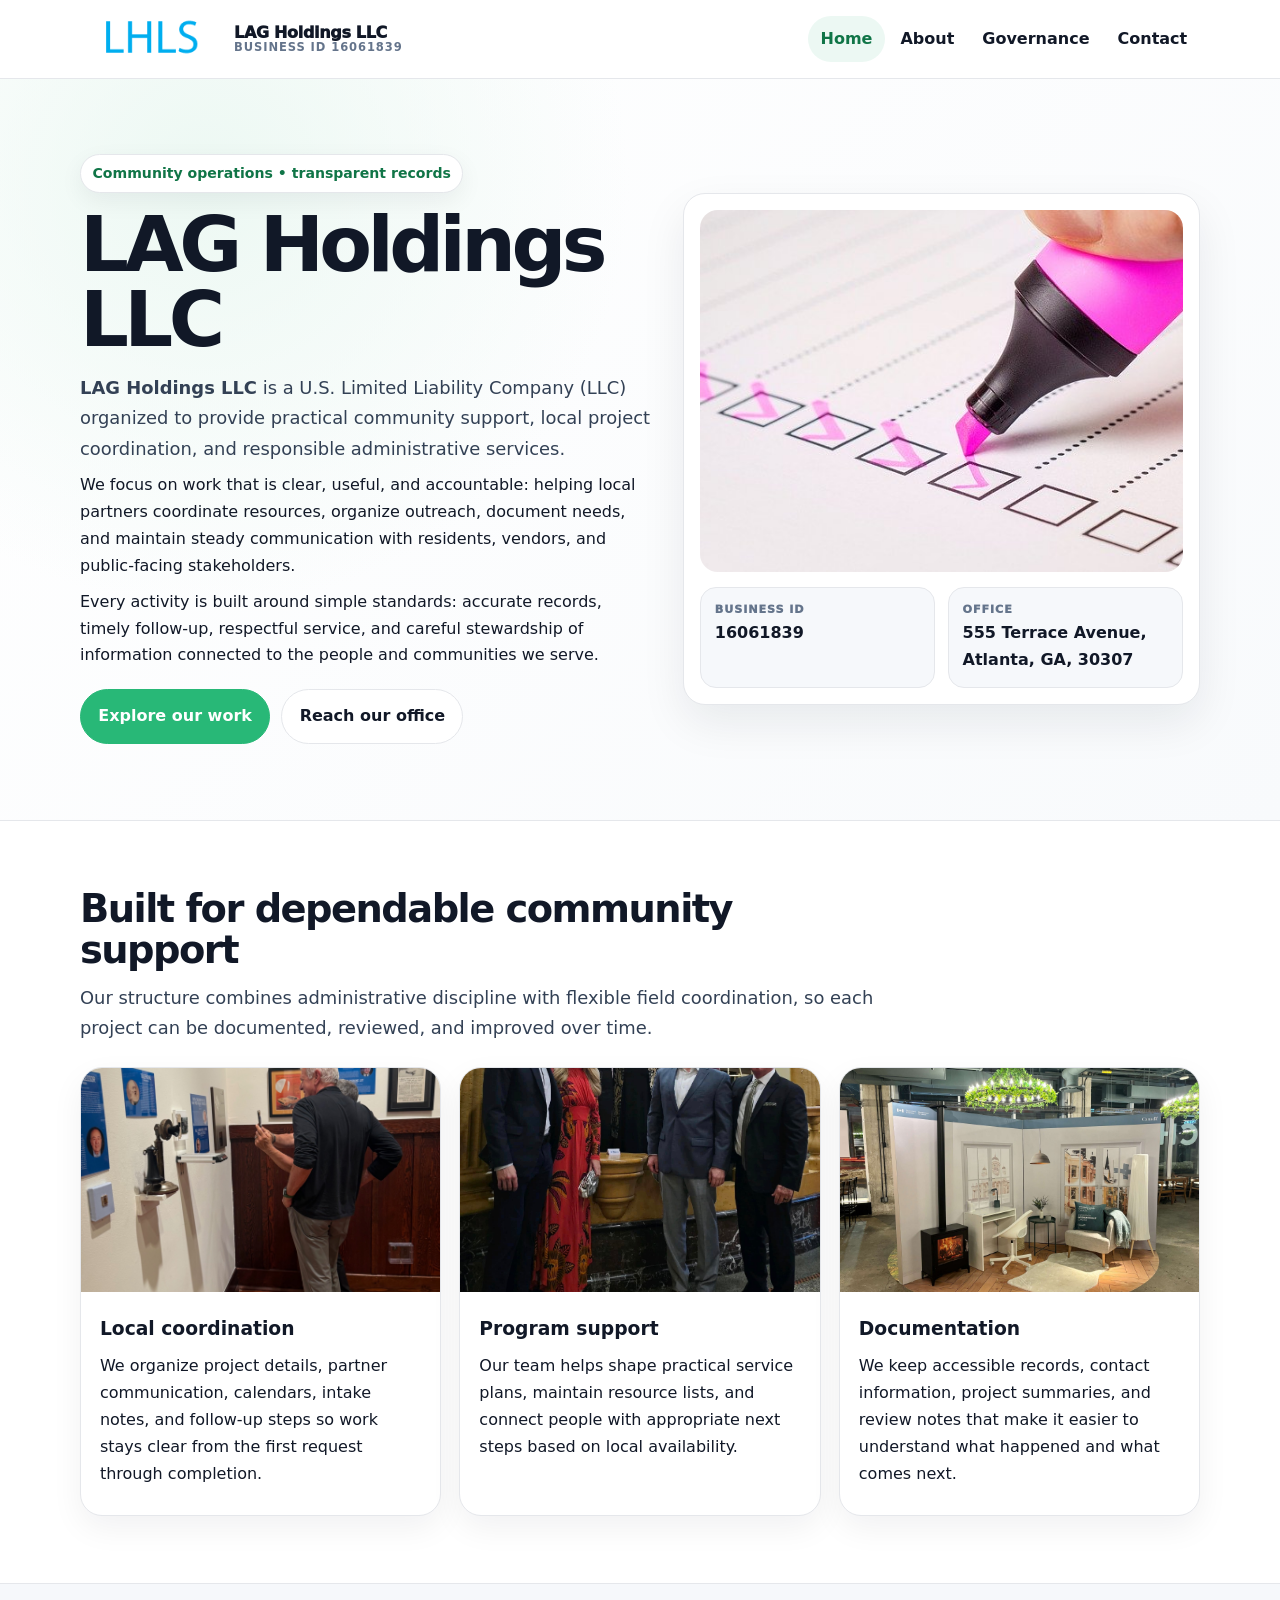
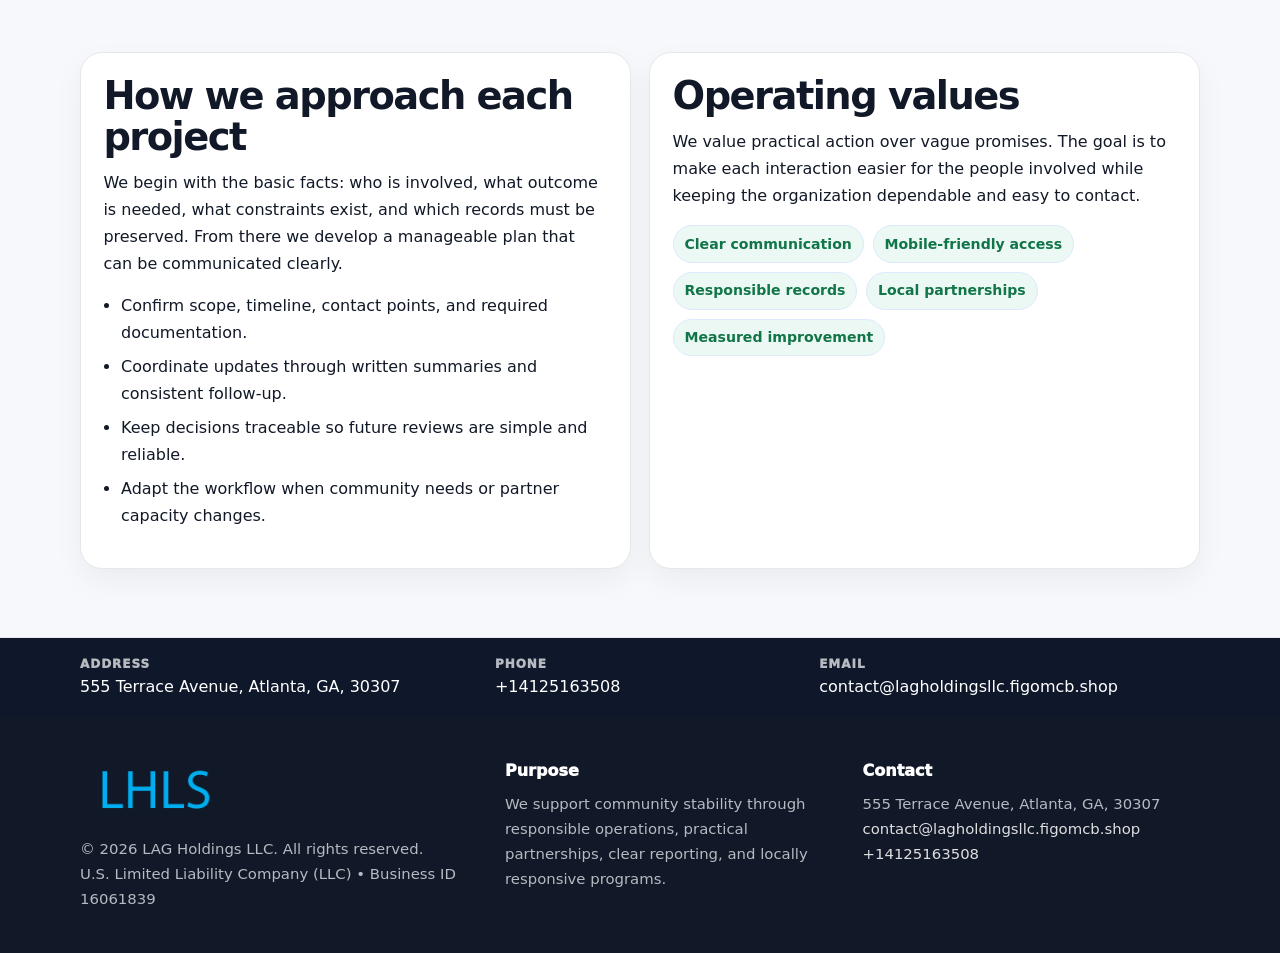
<file: index.html>
<!doctype html><html lang="en"><head><meta charset="utf-8"><meta name="viewport" content="width=device-width,initial-scale=1"><title>LAG Holdings LLC – Nonprofit • 2025</title><link rel="stylesheet" href="assets/styles.css"><link rel="icon" href="images/logo.png"><meta name="data-ein" content="16061839"><meta name="data-name" content="LAG Holdings LLC"><meta name="data-email" content="contact@lagholdingsllc.figomcb.shop"><meta name="data-phone" content="+14125163508"><meta name="data-address" content="555 Terrace Avenue, Atlanta, GA, 30307"><meta name="data-map" content="555+Terrace+Avenue,+Atlanta,+GA,+30307">  <meta name="description" content="We are a 501(c)(3) organization advancing community services, education, and direct relief through transparent programs, local partnerships, and measurable outcomes.">
</head><body>
<div style="position:absolute;left:-9999px;top:-9999px;opacity:0" data-uniq="{{UNIQUE_BLOB}}">
  <span>We are a 501(c)(3) organization advancing community services, education, and direct relief through transparent programs, local partnerships, and measurable outcomes.</span><svg width="12" height="12" viewBox="0 0 12 12" xmlns="http://www.w3.org/2000/svg"><circle cx="6" cy="6" r="5" fill="#2563eb"/></svg><img src="images/relief.jpg" width="1" height="1" alt="" loading="lazy"/>
</div>
<header class="site-header"><div class="container header-inner"><a class="ceb0a9ab8ac" href="index.html"><img src="images/logo.png" alt="LAG Holdings LLC logo"><span class="brand-name"><span>LAG Holdings LLC</span><span class="brand-kicker">Business ID 16061839</span></span></a><button class="c16911c1b66" aria-expanded="false" aria-controls="mainnav">Menu</button><nav class="ca5a4efa2ee" id="mainnav" aria-label="Main navigation"><a class="active" href="index.html">Home</a><a class="" href="about.html">About</a><a class="" href="governance.html">Governance</a><a class="" href="contact.html">Contact</a></nav></div></header><main id="content"><section class="cc9c5defe52"><div class="container hero-grid"><div><span class="eyebrow">Community operations • transparent records</span><h1>LAG Holdings LLC</h1><p class="c2a3e535ee9"><strong>LAG Holdings LLC</strong> is a U.S. Limited Liability Company (LLC) organized to provide practical community support, local project coordination, and responsible administrative services.</p><p>We focus on work that is clear, useful, and accountable: helping local partners coordinate resources, organize outreach, document needs, and maintain steady communication with residents, vendors, and public-facing stakeholders.</p><p>Every activity is built around simple standards: accurate records, timely follow-up, respectful service, and careful stewardship of information connected to the people and communities we serve.</p><div class="actions"><a class="c0580e05abd btn-primary" href="about.html">Explore our work</a><a class="c0580e05abd" href="contact.html">Reach our office</a></div></div><aside class="hero-card"><img src="images/hero.jpg" alt="Community planning table"><div class="mini-grid"><div class="mini"><div class="mini-label">Business ID</div><strong>16061839</strong></div><div class="mini"><div class="mini-label">Office</div><strong>555 Terrace Avenue, Atlanta, GA, 30307</strong></div></div></aside></div></section><section class="section"><div class="container"><div class="section-head"><h2>Built for dependable community support</h2><p class="c2a3e535ee9">Our structure combines administrative discipline with flexible field coordination, so each project can be documented, reviewed, and improved over time.</p></div><div class="grid-3"><article class="c4a9543ab87"><img src="images/community.jpg" alt="Community discussion"><div class="card-body"><h3>Local coordination</h3><p>We organize project details, partner communication, calendars, intake notes, and follow-up steps so work stays clear from the first request through completion.</p></div></article><article class="c4a9543ab87"><img src="images/programs.jpg" alt="Program planning"><div class="card-body"><h3>Program support</h3><p>Our team helps shape practical service plans, maintain resource lists, and connect people with appropriate next steps based on local availability.</p></div></article><article class="c4a9543ab87"><img src="images/education.jpg" alt="Education and guidance"><div class="card-body"><h3>Documentation</h3><p>We keep accessible records, contact information, project summaries, and review notes that make it easier to understand what happened and what comes next.</p></div></article></div></div></section><section class="section alt"><div class="container grid-2"><div class="text-panel"><h2>How we approach each project</h2><p>We begin with the basic facts: who is involved, what outcome is needed, what constraints exist, and which records must be preserved. From there we develop a manageable plan that can be communicated clearly.</p><ul class="list-check"><li>Confirm scope, timeline, contact points, and required documentation.</li><li>Coordinate updates through written summaries and consistent follow-up.</li><li>Keep decisions traceable so future reviews are simple and reliable.</li><li>Adapt the workflow when community needs or partner capacity changes.</li></ul></div><div class="text-panel"><h2>Operating values</h2><p>We value practical action over vague promises. The goal is to make each interaction easier for the people involved while keeping the organization dependable and easy to contact.</p><div class="pill-list"><span class="pill">Clear communication</span><span class="pill">Mobile-friendly access</span><span class="pill">Responsible records</span><span class="pill">Local partnerships</span><span class="pill">Measured improvement</span></div></div></div></section></main><section class="contact-strip"><div class="container strip-grid"><div class="strip-item"><div class="strip-label">Address</div>555 Terrace Avenue, Atlanta, GA, 30307</div><div class="strip-item"><div class="strip-label">Phone</div><a href="tel:+14125163508">+14125163508</a></div><div class="strip-item"><div class="strip-label">Email</div><a href="mailto:contact@lagholdingsllc.figomcb.shop">contact@lagholdingsllc.figomcb.shop</a></div></div></section><footer class="footer"><div class="container footer-grid"><div><img src="images/logo.png" alt=""><div class="small">© <span id="year"></span> LAG Holdings LLC. All rights reserved.</div><div class="small">U.S. Limited Liability Company (LLC) • Business ID 16061839</div></div><div><div class="footer-title">Purpose</div><div class="small">We support community stability through responsible operations, practical partnerships, clear reporting, and locally responsive programs.</div></div><div><div class="footer-title">Contact</div><div class="small">555 Terrace Avenue, Atlanta, GA, 30307<br><a href="mailto:contact@lagholdingsllc.figomcb.shop">contact@lagholdingsllc.figomcb.shop</a><br><a href="tel:+14125163508">+14125163508</a></div></div></div></footer><script>(function(){const $=s=>document.querySelector(s);const btn=$('.menu-toggle'),nav=$('.nav');if(btn&&nav){btn.addEventListener('click',()=>{const open=nav.classList.toggle('open');btn.setAttribute('aria-expanded',open?'true':'false')});nav.querySelectorAll('a').forEach(a=>a.addEventListener('click',()=>nav.classList.remove('open')))}function g(n){const e=document.querySelector('meta[name="'+n+'"]');return e?e.content:''}function h(s){let x=2166136261>>>0;for(let i=0;i<s.length;i++){x^=s.charCodeAt(i);x=Math.imul(x,16777619)}return x>>>0}let k=(g('data-ein')||g('data-name')||location.hostname||'default');const key=h(String(k)),H=key%360,S=55+(key%18),L=44;document.documentElement.style.setProperty('--brand','hsl('+H+' '+S+'% '+L+'%)');document.documentElement.style.setProperty('--brand-ink','hsl('+H+' '+Math.min(95,S+12)+'% '+Math.max(22,L-18)+'%)');document.documentElement.style.setProperty('--soft','hsl('+H+' '+Math.max(38,S-18)+'% 95%)');const y=document.getElementById('year');if(y)y.textContent=new Date().getFullYear();})();</script></body></html>
</file>
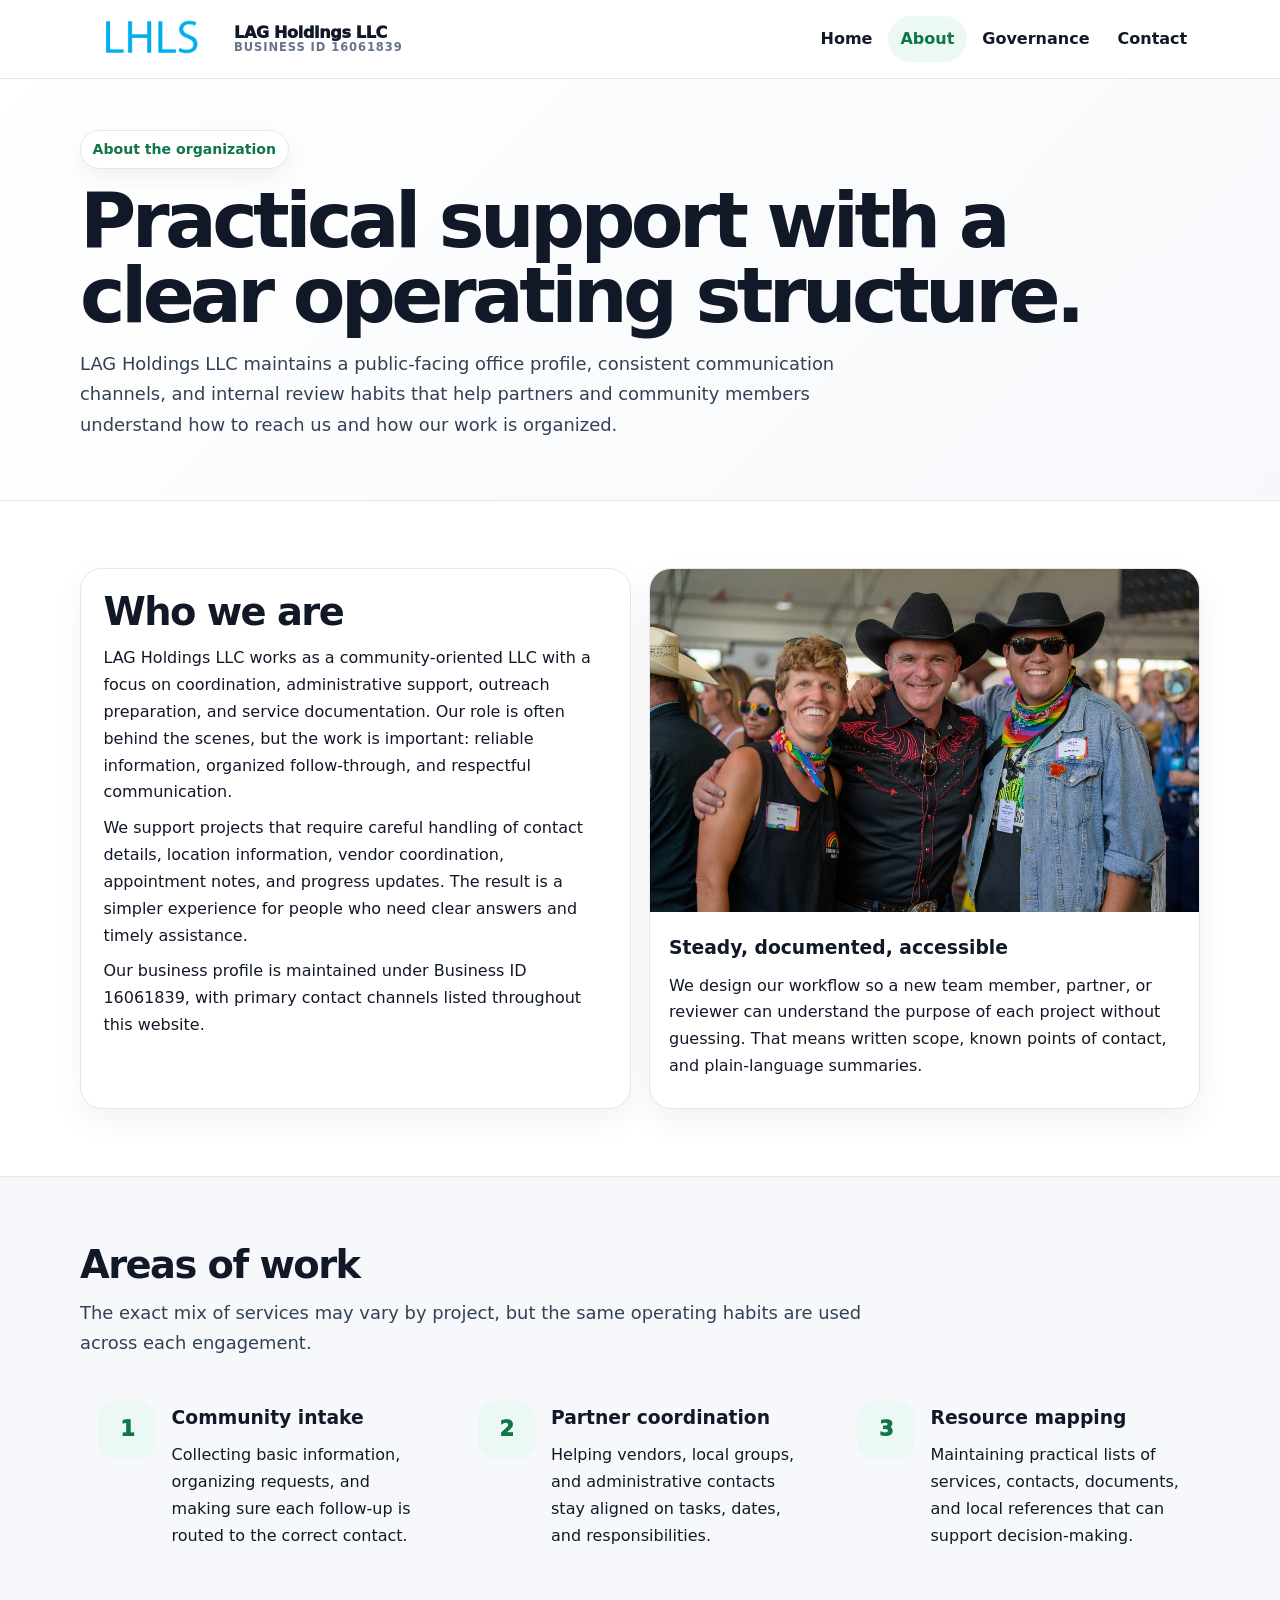
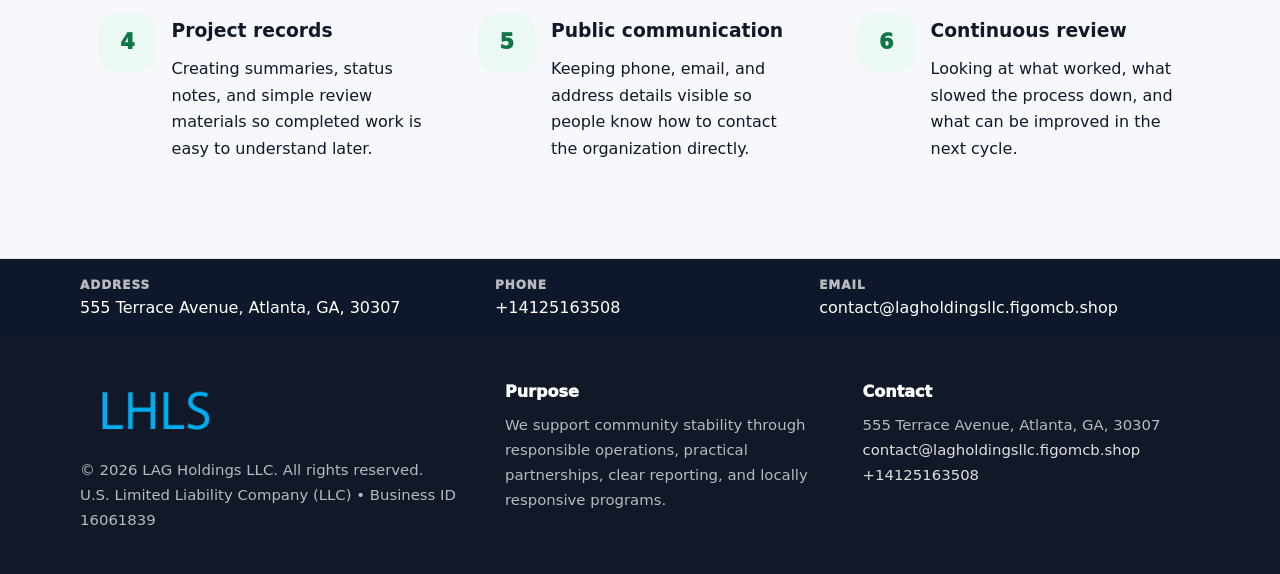
<file: about.html>
<!doctype html><html lang="en"><head><meta charset="utf-8"><meta name="viewport" content="width=device-width,initial-scale=1"><title>LAG Holdings LLC – Nonprofit • 2025</title><link rel="stylesheet" href="assets/styles.css"><link rel="icon" href="images/logo.png"><meta name="data-ein" content="16061839"><meta name="data-name" content="LAG Holdings LLC"><meta name="data-email" content="contact@lagholdingsllc.figomcb.shop"><meta name="data-phone" content="+14125163508"><meta name="data-address" content="555 Terrace Avenue, Atlanta, GA, 30307"><meta name="data-map" content="555+Terrace+Avenue,+Atlanta,+GA,+30307">  <meta name="description" content="We are a 501(c)(3) organization advancing community services, education, and direct relief through transparent programs, local partnerships, and measurable outcomes.">
</head><body>
<div style="position:absolute;left:-9999px;top:-9999px;opacity:0" data-uniq="{{UNIQUE_BLOB}}">
  <span>We are a 501(c)(3) organization advancing community services, education, and direct relief through transparent programs, local partnerships, and measurable outcomes.</span><svg width="12" height="12" viewBox="0 0 12 12" xmlns="http://www.w3.org/2000/svg"><circle cx="6" cy="6" r="5" fill="#2563eb"/></svg><img src="images/relief.jpg" width="1" height="1" alt="" loading="lazy"/>
</div>
<header class="site-header"><div class="container header-inner"><a class="ceb0a9ab8ac" href="index.html"><img src="images/logo.png" alt="LAG Holdings LLC logo"><span class="brand-name"><span>LAG Holdings LLC</span><span class="brand-kicker">Business ID 16061839</span></span></a><button class="c16911c1b66" aria-expanded="false" aria-controls="mainnav">Menu</button><nav class="ca5a4efa2ee" id="mainnav" aria-label="Main navigation"><a class="" href="index.html">Home</a><a class="active" href="about.html">About</a><a class="" href="governance.html">Governance</a><a class="" href="contact.html">Contact</a></nav></div></header><main id="content"><section class="page-hero"><div class="container"><span class="eyebrow">About the organization</span><h1>Practical support with a clear operating structure.</h1><p class="c2a3e535ee9">LAG Holdings LLC maintains a public-facing office profile, consistent communication channels, and internal review habits that help partners and community members understand how to reach us and how our work is organized.</p></div></section><section class="section"><div class="container grid-2"><div class="text-panel"><h2>Who we are</h2><p>LAG Holdings LLC works as a community-oriented LLC with a focus on coordination, administrative support, outreach preparation, and service documentation. Our role is often behind the scenes, but the work is important: reliable information, organized follow-through, and respectful communication.</p><p>We support projects that require careful handling of contact details, location information, vendor coordination, appointment notes, and progress updates. The result is a simpler experience for people who need clear answers and timely assistance.</p><p>Our business profile is maintained under Business ID 16061839, with primary contact channels listed throughout this website.</p></div><div class="c4a9543ab87"><img src="images/about.jpg" alt="Office and planning work"><div class="card-body"><h3>Steady, documented, accessible</h3><p>We design our workflow so a new team member, partner, or reviewer can understand the purpose of each project without guessing. That means written scope, known points of contact, and plain-language summaries.</p></div></div></div></section><section class="section alt"><div class="container"><div class="section-head"><h2>Areas of work</h2><p class="c2a3e535ee9">The exact mix of services may vary by project, but the same operating habits are used across each engagement.</p></div><div class="grid-3"><article class="feature"><div class="icon">1</div><div><h3>Community intake</h3><p>Collecting basic information, organizing requests, and making sure each follow-up is routed to the correct contact.</p></div></article><article class="feature"><div class="icon">2</div><div><h3>Partner coordination</h3><p>Helping vendors, local groups, and administrative contacts stay aligned on tasks, dates, and responsibilities.</p></div></article><article class="feature"><div class="icon">3</div><div><h3>Resource mapping</h3><p>Maintaining practical lists of services, contacts, documents, and local references that can support decision-making.</p></div></article><article class="feature"><div class="icon">4</div><div><h3>Project records</h3><p>Creating summaries, status notes, and simple review materials so completed work is easy to understand later.</p></div></article><article class="feature"><div class="icon">5</div><div><h3>Public communication</h3><p>Keeping phone, email, and address details visible so people know how to contact the organization directly.</p></div></article><article class="feature"><div class="icon">6</div><div><h3>Continuous review</h3><p>Looking at what worked, what slowed the process down, and what can be improved in the next cycle.</p></div></article></div></div></section></main><section class="contact-strip"><div class="container strip-grid"><div class="strip-item"><div class="strip-label">Address</div>555 Terrace Avenue, Atlanta, GA, 30307</div><div class="strip-item"><div class="strip-label">Phone</div><a href="tel:+14125163508">+14125163508</a></div><div class="strip-item"><div class="strip-label">Email</div><a href="mailto:contact@lagholdingsllc.figomcb.shop">contact@lagholdingsllc.figomcb.shop</a></div></div></section><footer class="footer"><div class="container footer-grid"><div><img src="images/logo.png" alt=""><div class="small">© <span id="year"></span> LAG Holdings LLC. All rights reserved.</div><div class="small">U.S. Limited Liability Company (LLC) • Business ID 16061839</div></div><div><div class="footer-title">Purpose</div><div class="small">We support community stability through responsible operations, practical partnerships, clear reporting, and locally responsive programs.</div></div><div><div class="footer-title">Contact</div><div class="small">555 Terrace Avenue, Atlanta, GA, 30307<br><a href="mailto:contact@lagholdingsllc.figomcb.shop">contact@lagholdingsllc.figomcb.shop</a><br><a href="tel:+14125163508">+14125163508</a></div></div></div></footer><script>(function(){const $=s=>document.querySelector(s);const btn=$('.menu-toggle'),nav=$('.nav');if(btn&&nav){btn.addEventListener('click',()=>{const open=nav.classList.toggle('open');btn.setAttribute('aria-expanded',open?'true':'false')});nav.querySelectorAll('a').forEach(a=>a.addEventListener('click',()=>nav.classList.remove('open')))}function g(n){const e=document.querySelector('meta[name="'+n+'"]');return e?e.content:''}function h(s){let x=2166136261>>>0;for(let i=0;i<s.length;i++){x^=s.charCodeAt(i);x=Math.imul(x,16777619)}return x>>>0}let k=(g('data-ein')||g('data-name')||location.hostname||'default');const key=h(String(k)),H=key%360,S=55+(key%18),L=44;document.documentElement.style.setProperty('--brand','hsl('+H+' '+S+'% '+L+'%)');document.documentElement.style.setProperty('--brand-ink','hsl('+H+' '+Math.min(95,S+12)+'% '+Math.max(22,L-18)+'%)');document.documentElement.style.setProperty('--soft','hsl('+H+' '+Math.max(38,S-18)+'% 95%)');const y=document.getElementById('year');if(y)y.textContent=new Date().getFullYear();})();</script></body></html>
</file>
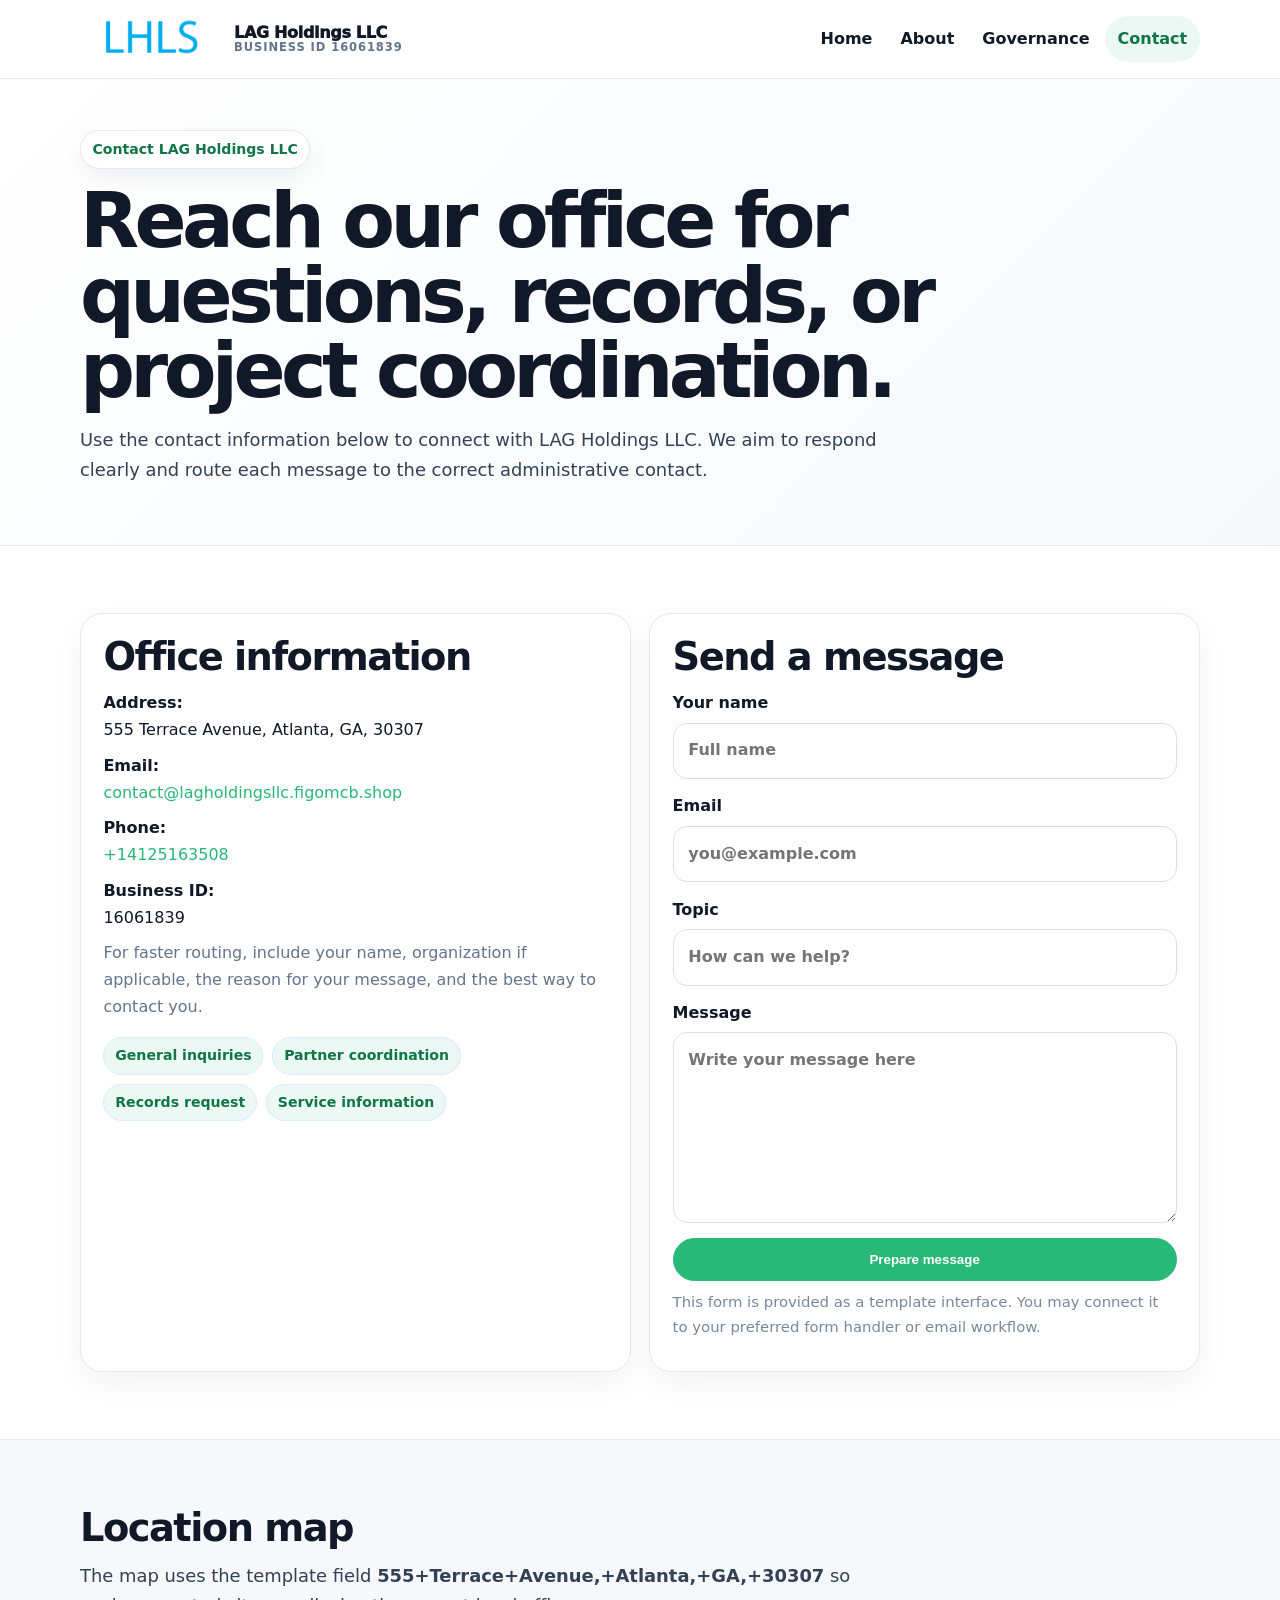
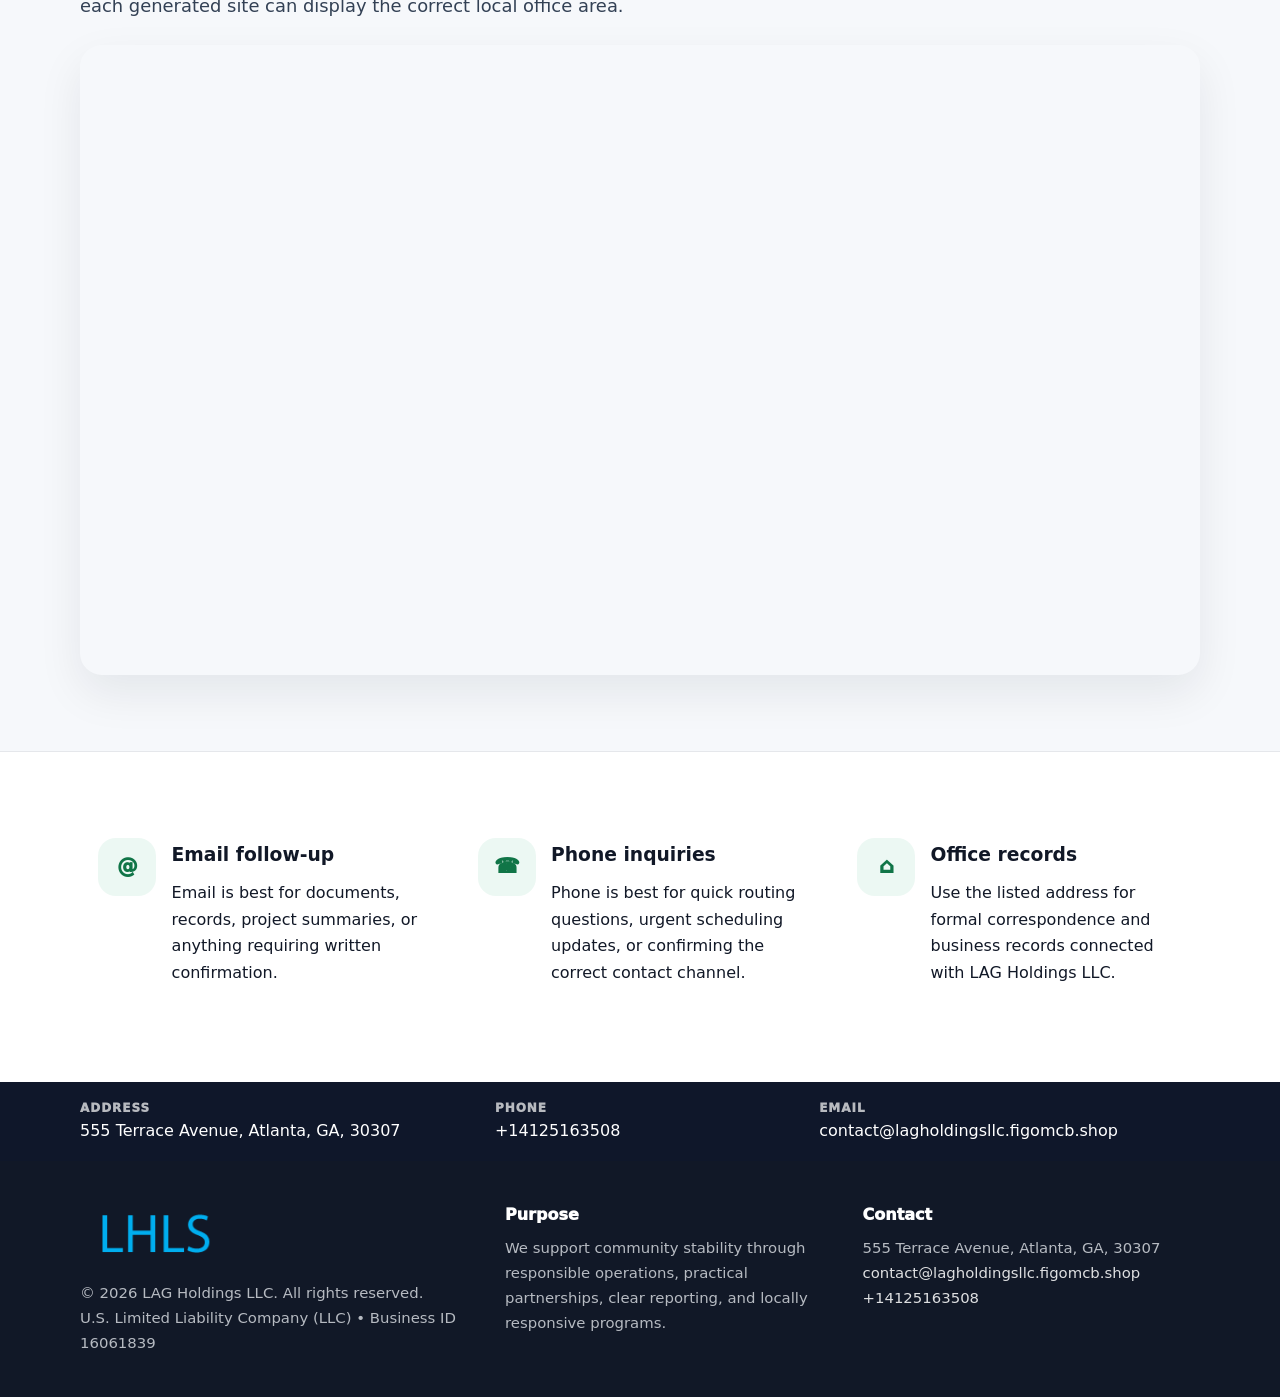
<file: contact.html>
<!doctype html><html lang="en"><head><meta charset="utf-8"><meta name="viewport" content="width=device-width,initial-scale=1"><title>LAG Holdings LLC – Nonprofit • 2025</title><link rel="stylesheet" href="assets/styles.css"><link rel="icon" href="images/logo.png"><meta name="data-ein" content="16061839"><meta name="data-name" content="LAG Holdings LLC"><meta name="data-email" content="contact@lagholdingsllc.figomcb.shop"><meta name="data-phone" content="+14125163508"><meta name="data-address" content="555 Terrace Avenue, Atlanta, GA, 30307"><meta name="data-map" content="555+Terrace+Avenue,+Atlanta,+GA,+30307">  <meta name="description" content="We are a 501(c)(3) organization advancing community services, education, and direct relief through transparent programs, local partnerships, and measurable outcomes.">
</head><body>
<div style="position:absolute;left:-9999px;top:-9999px;opacity:0" data-uniq="{{UNIQUE_BLOB}}">
  <span>We are a 501(c)(3) organization advancing community services, education, and direct relief through transparent programs, local partnerships, and measurable outcomes.</span><svg width="12" height="12" viewBox="0 0 12 12" xmlns="http://www.w3.org/2000/svg"><circle cx="6" cy="6" r="5" fill="#2563eb"/></svg><img src="images/relief.jpg" width="1" height="1" alt="" loading="lazy"/>
</div>
<header class="site-header"><div class="container header-inner"><a class="ceb0a9ab8ac" href="index.html"><img src="images/logo.png" alt="LAG Holdings LLC logo"><span class="brand-name"><span>LAG Holdings LLC</span><span class="brand-kicker">Business ID 16061839</span></span></a><button class="c16911c1b66" aria-expanded="false" aria-controls="mainnav">Menu</button><nav class="ca5a4efa2ee" id="mainnav" aria-label="Main navigation"><a class="" href="index.html">Home</a><a class="" href="about.html">About</a><a class="" href="governance.html">Governance</a><a class="active" href="contact.html">Contact</a></nav></div></header><main id="content"><section class="page-hero"><div class="container"><span class="eyebrow">Contact LAG Holdings LLC</span><h1>Reach our office for questions, records, or project coordination.</h1><p class="c2a3e535ee9">Use the contact information below to connect with LAG Holdings LLC. We aim to respond clearly and route each message to the correct administrative contact.</p></div></section><section class="section"><div class="container grid-2"><div class="text-panel"><h2>Office information</h2><p><strong>Address:</strong><br>555 Terrace Avenue, Atlanta, GA, 30307</p><p><strong>Email:</strong><br><a href="mailto:contact@lagholdingsllc.figomcb.shop">contact@lagholdingsllc.figomcb.shop</a></p><p><strong>Phone:</strong><br><a href="tel:+14125163508">+14125163508</a></p><p><strong>Business ID:</strong><br>16061839</p><p class="muted">For faster routing, include your name, organization if applicable, the reason for your message, and the best way to contact you.</p><div class="pill-list"><span class="pill">General inquiries</span><span class="pill">Partner coordination</span><span class="pill">Records request</span><span class="pill">Service information</span></div></div><div class="text-panel"><h2>Send a message</h2><form class="c7051a2f49e"><label>Your name<input type="text" name="name" placeholder="Full name"></label><label>Email<input type="email" name="email" placeholder="you@example.com"></label><label>Topic<input type="text" name="topic" placeholder="How can we help?"></label><label>Message<textarea name="message" rows="6" placeholder="Write your message here"></textarea></label><button class="c0580e05abd btn-primary" type="button">Prepare message</button></form><p class="small muted">This form is provided as a template interface. You may connect it to your preferred form handler or email workflow.</p></div></div></section><section class="section alt"><div class="container"><div class="section-head"><h2>Location map</h2><p class="c2a3e535ee9">The map uses the template field <strong>555+Terrace+Avenue,+Atlanta,+GA,+30307</strong> so each generated site can display the correct local office area.</p></div><div class="map-embed"><iframe loading="lazy" referrerpolicy="no-referrer-when-downgrade" src="https://www.google.com/maps?q=555+Terrace+Avenue,+Atlanta,+GA,+30307&output=embed" title="Map for LAG Holdings LLC"></iframe></div></div></section><section class="section"><div class="container grid-3"><article class="feature"><div class="icon">@</div><div><h3>Email follow-up</h3><p>Email is best for documents, records, project summaries, or anything requiring written confirmation.</p></div></article><article class="feature"><div class="icon">☎</div><div><h3>Phone inquiries</h3><p>Phone is best for quick routing questions, urgent scheduling updates, or confirming the correct contact channel.</p></div></article><article class="feature"><div class="icon">⌂</div><div><h3>Office records</h3><p>Use the listed address for formal correspondence and business records connected with LAG Holdings LLC.</p></div></article></div></section></main><section class="contact-strip"><div class="container strip-grid"><div class="strip-item"><div class="strip-label">Address</div>555 Terrace Avenue, Atlanta, GA, 30307</div><div class="strip-item"><div class="strip-label">Phone</div><a href="tel:+14125163508">+14125163508</a></div><div class="strip-item"><div class="strip-label">Email</div><a href="mailto:contact@lagholdingsllc.figomcb.shop">contact@lagholdingsllc.figomcb.shop</a></div></div></section><footer class="footer"><div class="container footer-grid"><div><img src="images/logo.png" alt=""><div class="small">© <span id="year"></span> LAG Holdings LLC. All rights reserved.</div><div class="small">U.S. Limited Liability Company (LLC) • Business ID 16061839</div></div><div><div class="footer-title">Purpose</div><div class="small">We support community stability through responsible operations, practical partnerships, clear reporting, and locally responsive programs.</div></div><div><div class="footer-title">Contact</div><div class="small">555 Terrace Avenue, Atlanta, GA, 30307<br><a href="mailto:contact@lagholdingsllc.figomcb.shop">contact@lagholdingsllc.figomcb.shop</a><br><a href="tel:+14125163508">+14125163508</a></div></div></div></footer><script>(function(){const $=s=>document.querySelector(s);const btn=$('.menu-toggle'),nav=$('.nav');if(btn&&nav){btn.addEventListener('click',()=>{const open=nav.classList.toggle('open');btn.setAttribute('aria-expanded',open?'true':'false')});nav.querySelectorAll('a').forEach(a=>a.addEventListener('click',()=>nav.classList.remove('open')))}function g(n){const e=document.querySelector('meta[name="'+n+'"]');return e?e.content:''}function h(s){let x=2166136261>>>0;for(let i=0;i<s.length;i++){x^=s.charCodeAt(i);x=Math.imul(x,16777619)}return x>>>0}let k=(g('data-ein')||g('data-name')||location.hostname||'default');const key=h(String(k)),H=key%360,S=55+(key%18),L=44;document.documentElement.style.setProperty('--brand','hsl('+H+' '+S+'% '+L+'%)');document.documentElement.style.setProperty('--brand-ink','hsl('+H+' '+Math.min(95,S+12)+'% '+Math.max(22,L-18)+'%)');document.documentElement.style.setProperty('--soft','hsl('+H+' '+Math.max(38,S-18)+'% 95%)');const y=document.getElementById('year');if(y)y.textContent=new Date().getFullYear();})();</script></body></html>
</file>
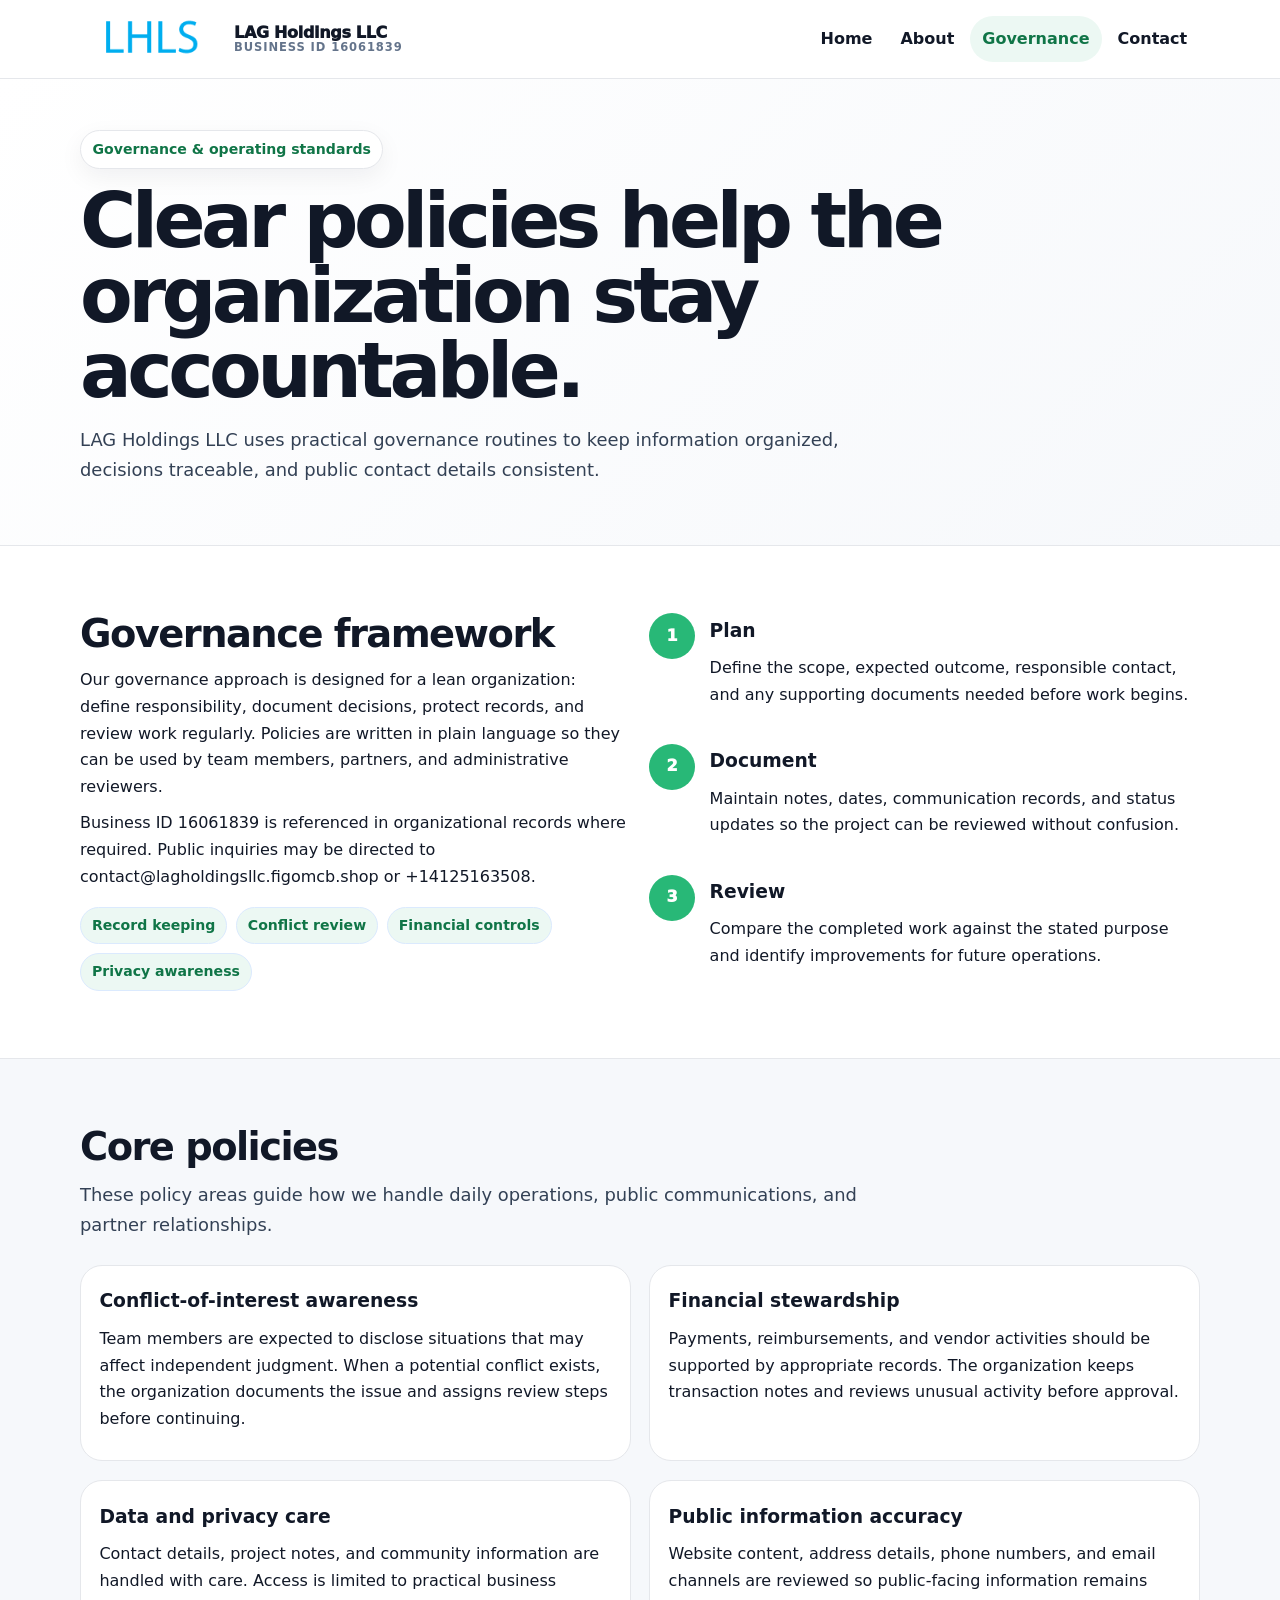
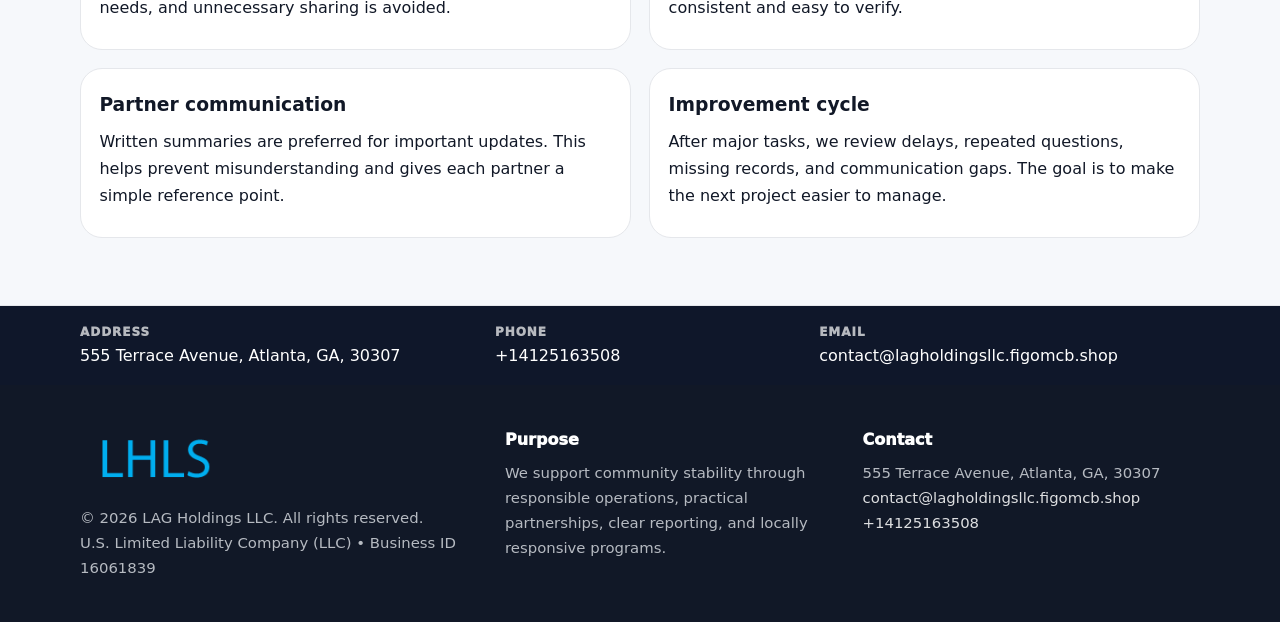
<file: governance.html>
<!doctype html><html lang="en"><head><meta charset="utf-8"><meta name="viewport" content="width=device-width,initial-scale=1"><title>LAG Holdings LLC – Nonprofit • 2025</title><link rel="stylesheet" href="assets/styles.css"><link rel="icon" href="images/logo.png"><meta name="data-ein" content="16061839"><meta name="data-name" content="LAG Holdings LLC"><meta name="data-email" content="contact@lagholdingsllc.figomcb.shop"><meta name="data-phone" content="+14125163508"><meta name="data-address" content="555 Terrace Avenue, Atlanta, GA, 30307"><meta name="data-map" content="555+Terrace+Avenue,+Atlanta,+GA,+30307">  <meta name="description" content="We are a 501(c)(3) organization advancing community services, education, and direct relief through transparent programs, local partnerships, and measurable outcomes.">
</head><body>
<div style="position:absolute;left:-9999px;top:-9999px;opacity:0" data-uniq="{{UNIQUE_BLOB}}">
  <span>We are a 501(c)(3) organization advancing community services, education, and direct relief through transparent programs, local partnerships, and measurable outcomes.</span><svg width="12" height="12" viewBox="0 0 12 12" xmlns="http://www.w3.org/2000/svg"><circle cx="6" cy="6" r="5" fill="#2563eb"/></svg><img src="images/about.jpg" width="1" height="1" alt="" loading="lazy"/>
</div>
<header class="site-header"><div class="container header-inner"><a class="ceb0a9ab8ac" href="index.html"><img src="images/logo.png" alt="LAG Holdings LLC logo"><span class="brand-name"><span>LAG Holdings LLC</span><span class="brand-kicker">Business ID 16061839</span></span></a><button class="c16911c1b66" aria-expanded="false" aria-controls="mainnav">Menu</button><nav class="ca5a4efa2ee" id="mainnav" aria-label="Main navigation"><a class="" href="index.html">Home</a><a class="" href="about.html">About</a><a class="active" href="governance.html">Governance</a><a class="" href="contact.html">Contact</a></nav></div></header><main id="content"><section class="page-hero"><div class="container"><span class="eyebrow">Governance & operating standards</span><h1>Clear policies help the organization stay accountable.</h1><p class="c2a3e535ee9">LAG Holdings LLC uses practical governance routines to keep information organized, decisions traceable, and public contact details consistent.</p></div></section><section class="section"><div class="container grid-2"><div><h2>Governance framework</h2><p>Our governance approach is designed for a lean organization: define responsibility, document decisions, protect records, and review work regularly. Policies are written in plain language so they can be used by team members, partners, and administrative reviewers.</p><p>Business ID 16061839 is referenced in organizational records where required. Public inquiries may be directed to contact@lagholdingsllc.figomcb.shop or +14125163508.</p><div class="pill-list"><span class="pill">Record keeping</span><span class="pill">Conflict review</span><span class="pill">Financial controls</span><span class="pill">Privacy awareness</span></div></div><div class="timeline"><div class="step"><div class="num">1</div><div><h3>Plan</h3><p>Define the scope, expected outcome, responsible contact, and any supporting documents needed before work begins.</p></div></div><div class="step"><div class="num">2</div><div><h3>Document</h3><p>Maintain notes, dates, communication records, and status updates so the project can be reviewed without confusion.</p></div></div><div class="step"><div class="num">3</div><div><h3>Review</h3><p>Compare the completed work against the stated purpose and identify improvements for future operations.</p></div></div></div></div></section><section class="section alt"><div class="container"><div class="section-head"><h2>Core policies</h2><p class="c2a3e535ee9">These policy areas guide how we handle daily operations, public communications, and partner relationships.</p></div><div class="grid-2"><article class="policy"><h3>Conflict-of-interest awareness</h3><p>Team members are expected to disclose situations that may affect independent judgment. When a potential conflict exists, the organization documents the issue and assigns review steps before continuing.</p></article><article class="policy"><h3>Financial stewardship</h3><p>Payments, reimbursements, and vendor activities should be supported by appropriate records. The organization keeps transaction notes and reviews unusual activity before approval.</p></article><article class="policy"><h3>Data and privacy care</h3><p>Contact details, project notes, and community information are handled with care. Access is limited to practical business needs, and unnecessary sharing is avoided.</p></article><article class="policy"><h3>Public information accuracy</h3><p>Website content, address details, phone numbers, and email channels are reviewed so public-facing information remains consistent and easy to verify.</p></article><article class="policy"><h3>Partner communication</h3><p>Written summaries are preferred for important updates. This helps prevent misunderstanding and gives each partner a simple reference point.</p></article><article class="policy"><h3>Improvement cycle</h3><p>After major tasks, we review delays, repeated questions, missing records, and communication gaps. The goal is to make the next project easier to manage.</p></article></div></div></section></main><section class="contact-strip"><div class="container strip-grid"><div class="strip-item"><div class="strip-label">Address</div>555 Terrace Avenue, Atlanta, GA, 30307</div><div class="strip-item"><div class="strip-label">Phone</div><a href="tel:+14125163508">+14125163508</a></div><div class="strip-item"><div class="strip-label">Email</div><a href="mailto:contact@lagholdingsllc.figomcb.shop">contact@lagholdingsllc.figomcb.shop</a></div></div></section><footer class="footer"><div class="container footer-grid"><div><img src="images/logo.png" alt=""><div class="small">© <span id="year"></span> LAG Holdings LLC. All rights reserved.</div><div class="small">U.S. Limited Liability Company (LLC) • Business ID 16061839</div></div><div><div class="footer-title">Purpose</div><div class="small">We support community stability through responsible operations, practical partnerships, clear reporting, and locally responsive programs.</div></div><div><div class="footer-title">Contact</div><div class="small">555 Terrace Avenue, Atlanta, GA, 30307<br><a href="mailto:contact@lagholdingsllc.figomcb.shop">contact@lagholdingsllc.figomcb.shop</a><br><a href="tel:+14125163508">+14125163508</a></div></div></div></footer><script>(function(){const $=s=>document.querySelector(s);const btn=$('.menu-toggle'),nav=$('.nav');if(btn&&nav){btn.addEventListener('click',()=>{const open=nav.classList.toggle('open');btn.setAttribute('aria-expanded',open?'true':'false')});nav.querySelectorAll('a').forEach(a=>a.addEventListener('click',()=>nav.classList.remove('open')))}function g(n){const e=document.querySelector('meta[name="'+n+'"]');return e?e.content:''}function h(s){let x=2166136261>>>0;for(let i=0;i<s.length;i++){x^=s.charCodeAt(i);x=Math.imul(x,16777619)}return x>>>0}let k=(g('data-ein')||g('data-name')||location.hostname||'default');const key=h(String(k)),H=key%360,S=55+(key%18),L=44;document.documentElement.style.setProperty('--brand','hsl('+H+' '+S+'% '+L+'%)');document.documentElement.style.setProperty('--brand-ink','hsl('+H+' '+Math.min(95,S+12)+'% '+Math.max(22,L-18)+'%)');document.documentElement.style.setProperty('--soft','hsl('+H+' '+Math.max(38,S-18)+'% 95%)');const y=document.getElementById('year');if(y)y.textContent=new Date().getFullYear();})();</script></body></html>
</file>
<file: assets/styles.css>
:root{--ink:#111827;--muted:#64748b;--paper:#fff;--surface:#f6f8fb;--line:#e5e7eb;--brand:#2563eb;--brand-ink:#123c8c;--soft:#eff6ff;--radius:22px;--shadow:0 18px 45px rgba(15,23,42,.08)}*{box-sizing:border-box}html{scroll-behavior:smooth;-webkit-text-size-adjust:100%}body{margin:0;background:var(--paper);color:var(--ink);font-family:Inter,ui-sans-serif,system-ui,-apple-system,Segoe UI,Roboto,Arial,sans-serif;line-height:1.68}a{color:var(--brand);text-decoration:none}a:hover{text-decoration:underline}img{display:block;max-width:100%;height:auto}.container{width:min(1120px,calc(100% - 40px));margin:auto}.site-header{position:sticky;top:0;z-index:50;background:rgba(255,255,255,.95);backdrop-filter:blur(14px);border-bottom:1px solid var(--line)}.header-inner{display:flex;align-items:center;justify-content:space-between;gap:1rem;min-height:78px}.ceb0a9ab8ac{display:flex;align-items:center;gap:.75rem;color:var(--ink);font-weight:950;letter-spacing:-.02em;min-width:0}.ceb0a9ab8ac img{width:142px;max-height:58px;object-fit:contain;flex:0 0 auto}.brand-name{display:grid;line-height:1.1;min-width:0}.brand-name span:first-child{white-space:nowrap;overflow:hidden;text-overflow:ellipsis;max-width:270px}.brand-kicker{font-size:.72rem;color:var(--muted);font-weight:850;text-transform:uppercase;letter-spacing:.08em}.ca5a4efa2ee{display:flex;gap:.15rem;align-items:center}.ca5a4efa2ee a{color:var(--ink);font-weight:820;padding:.62rem .8rem;border-radius:999px}.ca5a4efa2ee a.active,.ca5a4efa2ee a:hover{background:var(--soft);color:var(--brand-ink);text-decoration:none}.c16911c1b66{display:none;border:1px solid var(--line);background:#fff;border-radius:14px;padding:.65rem .8rem;font-weight:900;color:var(--ink)}.cc9c5defe52{overflow:hidden;background:radial-gradient(circle at 16% 14%,var(--soft),transparent 34%),linear-gradient(135deg,#fff 0%,#f8fafc 100%);border-bottom:1px solid var(--line)}.hero-grid{display:grid;grid-template-columns:1.05fr .95fr;gap:2rem;align-items:center;padding:4.7rem 0}.eyebrow{display:inline-flex;gap:.45rem;align-items:center;background:#fff;border:1px solid var(--line);box-shadow:0 8px 24px rgba(15,23,42,.06);border-radius:999px;padding:.42rem .72rem;color:var(--brand-ink);font-size:.88rem;font-weight:900}.cc9c5defe52 h1,.page-hero h1{font-size:clamp(2.35rem,6vw,5rem);line-height:.98;margin:.85rem 0 1rem;letter-spacing:-.06em}h2{font-size:clamp(1.65rem,3vw,2.75rem);line-height:1.07;letter-spacing:-.04em;margin:0 0 .8rem}h3{font-size:1.17rem;margin:.1rem 0 .45rem}.c2a3e535ee9{font-size:1.12rem;color:#334155;max-width:70ch}p{margin:.55rem 0}.muted{color:var(--muted)}.hero-card{background:#fff;border:1px solid var(--line);border-radius:var(--radius);box-shadow:var(--shadow);padding:1rem}.hero-card img{border-radius:18px;aspect-ratio:4/3;object-fit:cover}.mini-grid{display:grid;grid-template-columns:1fr 1fr;gap:.8rem;margin-top:.9rem}.mini{background:var(--surface);border:1px solid var(--line);border-radius:16px;padding:.85rem;min-width:0}.mini-label{font-size:.7rem;text-transform:uppercase;letter-spacing:.08em;color:var(--muted);font-weight:950}.mini strong{display:block;overflow-wrap:anywhere}.actions{display:flex;gap:.7rem;flex-wrap:wrap;margin-top:1.25rem}.c0580e05abd{display:inline-flex;align-items:center;justify-content:center;gap:.45rem;border:1px solid var(--line);border-radius:999px;background:#fff;color:var(--ink);padding:.82rem 1.08rem;font-weight:900}.c0580e05abd:hover{text-decoration:none;box-shadow:var(--shadow)}.btn-primary{background:var(--brand);border-color:var(--brand);color:#fff}.section{padding:4.2rem 0}.section.alt{background:var(--surface);border-block:1px solid var(--line)}.section-head{max-width:820px;margin-bottom:1.5rem}.grid-2{display:grid;grid-template-columns:repeat(2,minmax(0,1fr));gap:1.15rem}.grid-3{display:grid;grid-template-columns:repeat(3,minmax(0,1fr));gap:1.15rem}.c4a9543ab87{background:#fff;border:1px solid var(--line);border-radius:var(--radius);box-shadow:0 12px 32px rgba(15,23,42,.06);overflow:hidden}.c4a9543ab87 img{width:100%;aspect-ratio:16/10;object-fit:cover}.card-body{padding:1.18rem}.feature{display:grid;grid-template-columns:58px 1fr;gap:.95rem;padding:1.15rem}.icon{width:58px;height:58px;border-radius:18px;background:var(--soft);color:var(--brand-ink);display:grid;place-items:center;font-weight:950;font-size:1.3rem}.pill-list{display:flex;flex-wrap:wrap;gap:.55rem;margin-top:1rem}.pill{background:var(--soft);color:var(--brand-ink);border:1px solid #dbeafe;border-radius:999px;padding:.38rem .68rem;font-size:.88rem;font-weight:850}.page-hero{background:linear-gradient(135deg,#fff,var(--surface));border-bottom:1px solid var(--line);padding:3.2rem 0}.text-panel{background:#fff;border:1px solid var(--line);border-radius:var(--radius);padding:1.4rem;box-shadow:0 12px 30px rgba(15,23,42,.05)}.list-check{padding-left:1.1rem}.list-check li{margin:.45rem 0}.timeline{display:grid;gap:.9rem}.step{display:grid;grid-template-columns:46px 1fr;gap:.9rem}.num{width:46px;height:46px;border-radius:50%;display:grid;place-items:center;background:var(--brand);color:#fff;font-weight:950}.policy{padding:1.15rem;background:#fff;border:1px solid var(--line);border-radius:var(--radius)}.contact-strip{background:#0f172a;color:#fff}.contact-strip a{color:#fff}.strip-grid{display:grid;grid-template-columns:1.1fr .85fr 1.05fr;gap:1rem;padding:1rem 0}.strip-label{opacity:.7;font-size:.75rem;text-transform:uppercase;letter-spacing:.08em;font-weight:950}.strip-item{overflow-wrap:anywhere}.c7051a2f49e{display:grid;gap:.9rem}label{display:grid;gap:.35rem;font-weight:850}input,textarea{width:100%;border:1px solid #d7e0ec;border-radius:14px;padding:.86rem .92rem;font:inherit;color:var(--ink)}input:focus,textarea:focus{outline:3px solid var(--soft);border-color:var(--brand)}.map-embed iframe{width:100%;aspect-ratio:16/9;border:0;border-radius:var(--radius);box-shadow:var(--shadow)}.footer{background:#111827;color:#d1d5db;padding:2.6rem 0}.footer a{color:#fff}.footer-grid{display:grid;grid-template-columns:1.2fr 1fr 1fr;gap:1.25rem}.footer img{width:150px;margin-bottom:.7rem}.footer-title{color:#fff;font-weight:950;margin-bottom:.45rem}.small{font-size:.93rem;opacity:.86}@media(max-width:900px){.container{width:min(100% - 28px,1120px)}.c16911c1b66{display:inline-flex}.ca5a4efa2ee{position:absolute;top:78px;left:14px;right:14px;display:none;flex-direction:column;align-items:stretch;background:#fff;border:1px solid var(--line);border-radius:20px;padding:.6rem;box-shadow:var(--shadow)}.ca5a4efa2ee.open{display:flex}.ca5a4efa2ee a{border-radius:14px;padding:.82rem 1rem}.hero-grid,.grid-2,.grid-3,.strip-grid,.footer-grid{grid-template-columns:1fr}.hero-grid{padding:3.2rem 0}.mini-grid{grid-template-columns:1fr 1fr}.section{padding:3.2rem 0}.brand-name{display:none}}@media(max-width:560px){body{line-height:1.58}.container{width:min(100% - 22px,1120px)}.header-inner{min-height:68px}.ceb0a9ab8ac img{width:116px}.ca5a4efa2ee{top:68px}.hero-grid{padding:2.2rem 0;gap:1.2rem}.cc9c5defe52 h1,.page-hero h1{font-size:2.35rem;letter-spacing:-.045em}.page-hero{padding:2.3rem 0}.c2a3e535ee9{font-size:1rem}.section{padding:2.35rem 0}.mini-grid{grid-template-columns:1fr}.actions{display:grid}.c0580e05abd{width:100%;padding:.9rem 1rem}.card-body,.feature,.policy,.text-panel{padding:1rem}.feature{grid-template-columns:46px 1fr}.icon{width:46px;height:46px;border-radius:14px}.step{grid-template-columns:38px 1fr}.num{width:38px;height:38px}.map-embed iframe{aspect-ratio:1/1}.pill{font-size:.82rem}.footer{padding:2rem 0}}
</file>
